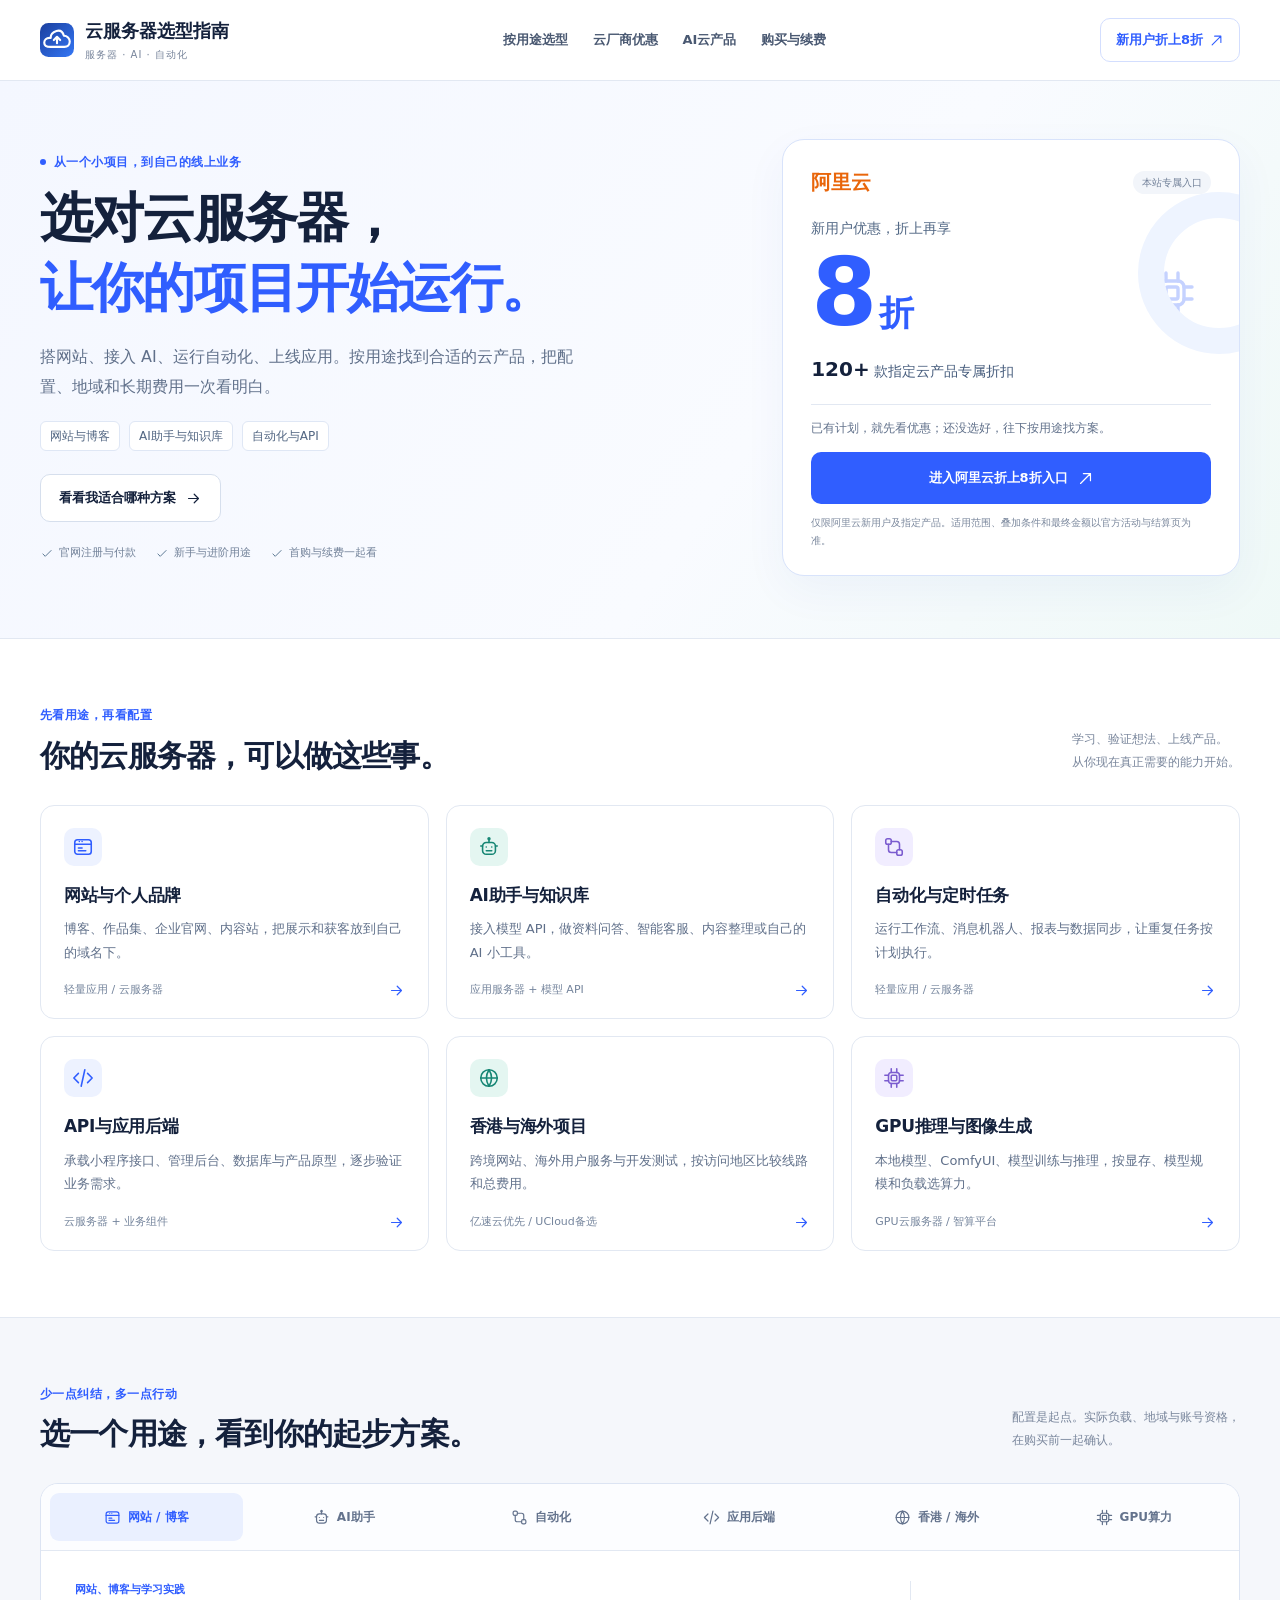
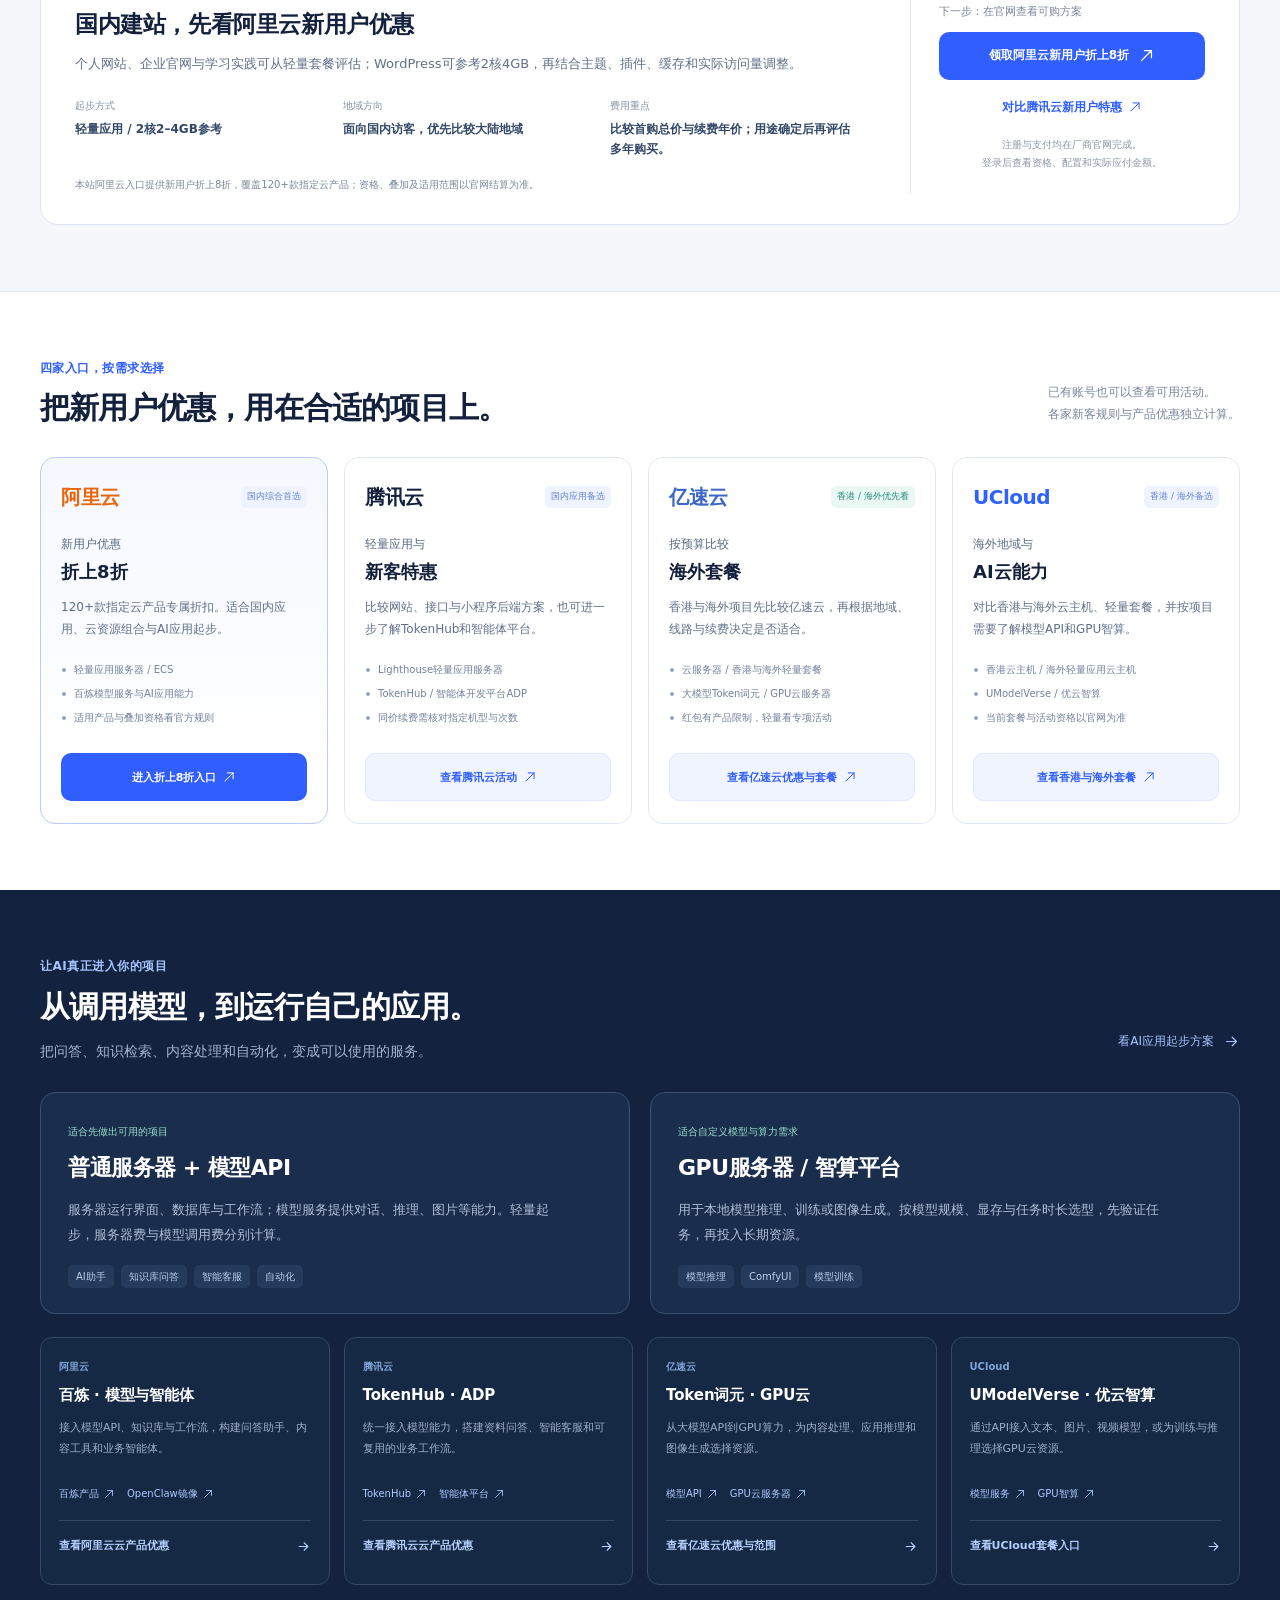
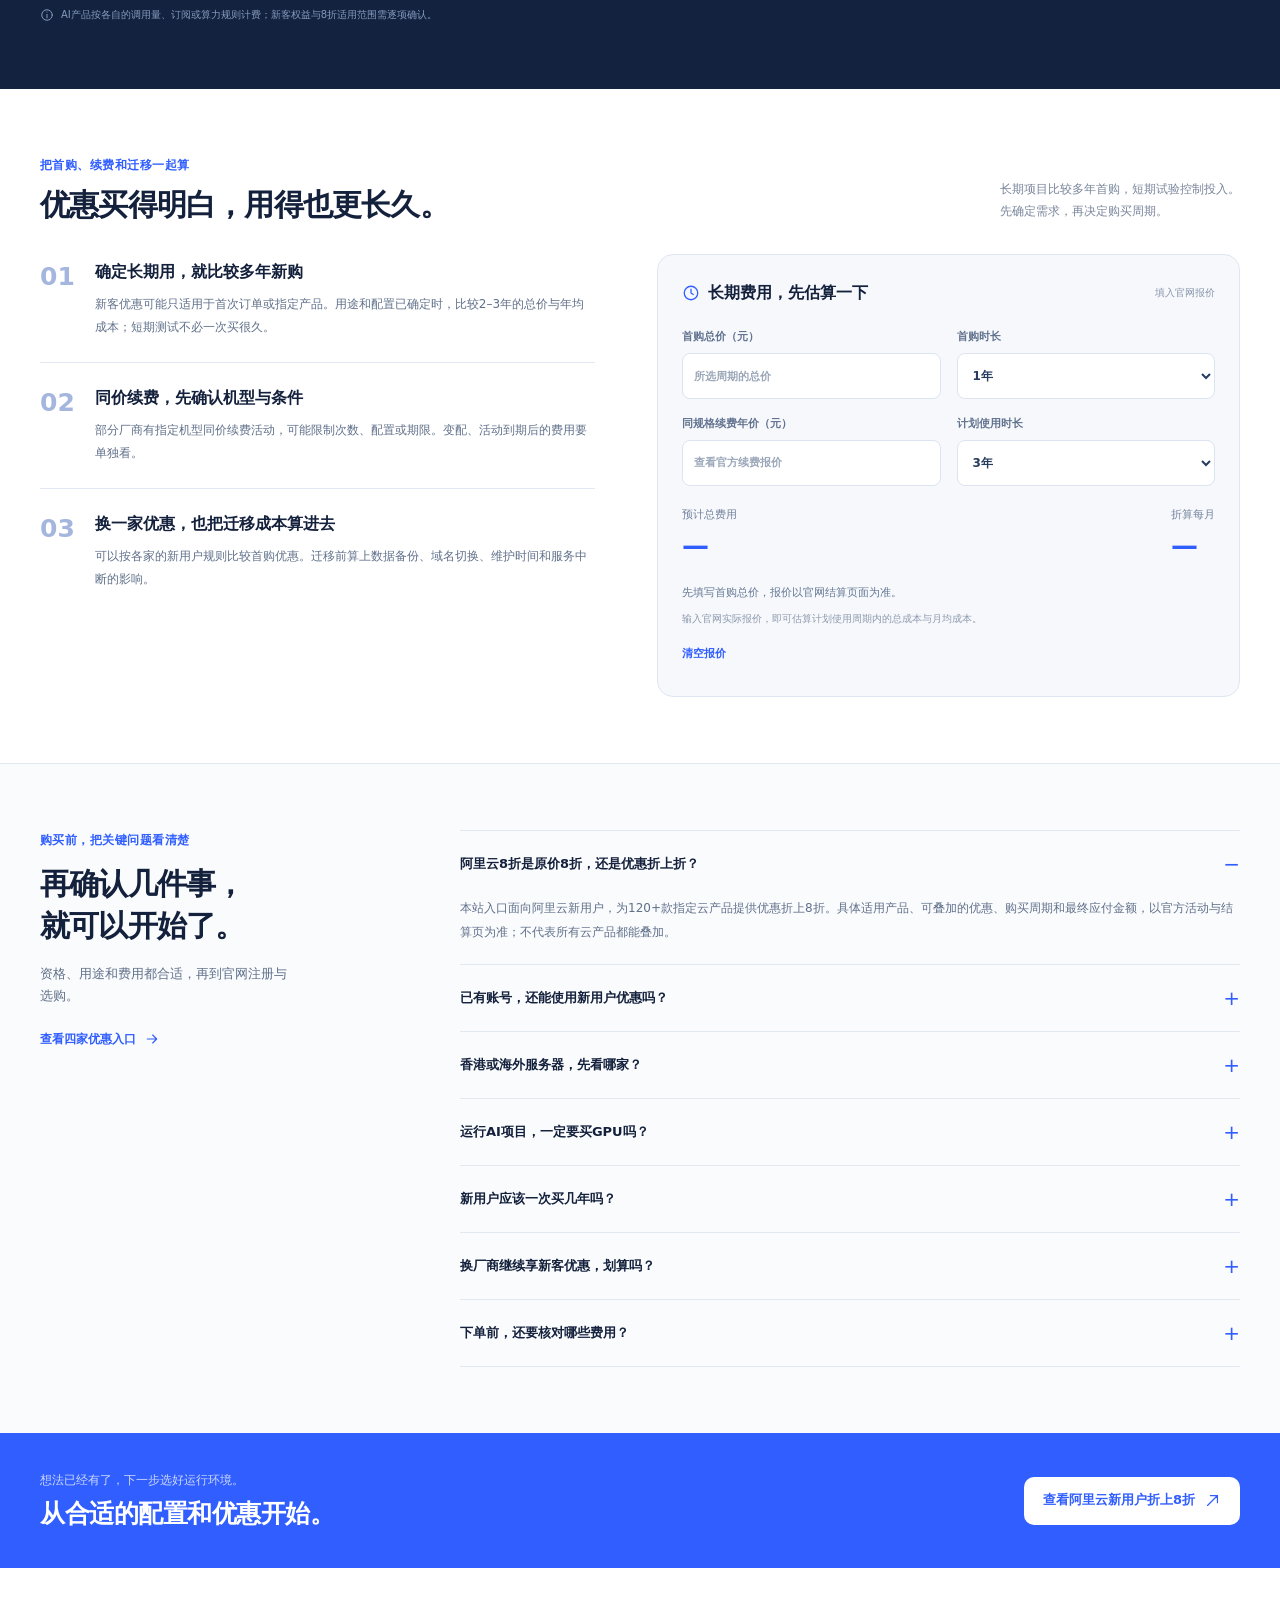
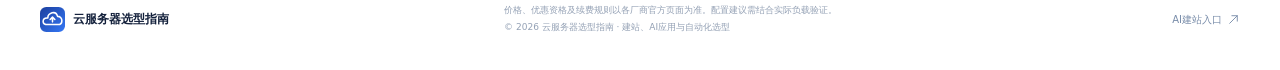
<file: index.html>
<!doctype html>
<html lang="zh-CN">
<head>
  <meta charset="utf-8">
  <meta name="viewport" content="width=device-width, initial-scale=1">
  <meta name="description" content="云服务器、轻量应用服务器与AI云产品选型。阿里云新用户120+款指定云产品优惠折上8折，腾讯云、亿速云、UCloud优惠入口，按用途、地域和长期费用选择。">
  <meta name="theme-color" content="#305eff">
  <meta name="color-scheme" content="light">
  <title>云服务器与AI云产品选型 · 阿里云新用户折上8折</title>
  <link rel="icon" href="assets/favicon.ico" sizes="16x16 32x32 48x48">
  <link rel="icon" href="assets/favicon.svg" type="image/svg+xml" sizes="any">
  <link rel="apple-touch-icon" href="assets/apple-touch-icon.png" sizes="180x180">
  <link rel="stylesheet" href="site.css">
  <script src="site.js" defer></script>
</head>
<body>
  <svg aria-hidden="true" focusable="false" class="icon-defs" xmlns="http://www.w3.org/2000/svg" aria-hidden="true"><defs>
    <symbol id="i-arrow" viewBox="0 0 24 24"><path d="M5 12h14m-6-6 6 6-6 6"/></symbol>
    <symbol id="i-external" viewBox="0 0 24 24"><path d="M9 5h10v10m0-10L5 19"/></symbol>
    <symbol id="i-web" viewBox="0 0 24 24"><rect x="3" y="4" width="18" height="16" rx="3"/><path d="M3 9h18m-13-3h.01m3 0h.01M7 13h4m-4 3h8"/></symbol>
    <symbol id="i-ai" viewBox="0 0 24 24"><rect x="5" y="7" width="14" height="13" rx="4"/><path d="M12 3v4m-9 4h2m14 0h2M9 12h.01m6 0h.01m-6 4h6"/><circle cx="12" cy="3" r="1"/></symbol>
    <symbol id="i-work" viewBox="0 0 24 24"><rect x="3" y="3" width="6" height="6" rx="2"/><rect x="15" y="15" width="6" height="6" rx="2"/><path d="M9 6h6a3 3 0 0 1 3 3v6M6 9v6a3 3 0 0 0 3 3h6"/></symbol>
    <symbol id="i-api" viewBox="0 0 24 24"><path d="m7 7-5 5 5 5m10-10 5 5-5 5m-3-14-4 18"/></symbol>
    <symbol id="i-globe" viewBox="0 0 24 24"><circle cx="12" cy="12" r="9"/><path d="M3 12h18M12 3a17 17 0 0 1 0 18 17 17 0 0 1 0-18"/></symbol>
    <symbol id="i-chip" viewBox="0 0 24 24"><rect x="6" y="6" width="12" height="12" rx="3"/><rect x="9" y="9" width="6" height="6" rx="1"/><path d="M9 2v4m6-4v4m-6 12v4m6-4v4M2 9h4m-4 6h4m12-6h4m-4 6h4"/></symbol>
    <symbol id="i-check" viewBox="0 0 24 24"><path d="m5 12 4 4L19 6"/></symbol>
    <symbol id="i-info" viewBox="0 0 24 24"><circle cx="12" cy="12" r="9"/><path d="M12 11v6m0-10h.01"/></symbol>
    <symbol id="i-clock" viewBox="0 0 24 24"><circle cx="12" cy="12" r="9"/><path d="M12 7v5l3 2"/></symbol>
    <symbol id="i-shield" viewBox="0 0 24 24"><path d="m12 3 8 3v6c0 4-5 8-8 9-3-1-8-5-8-9V6l8-3Z"/><path d="m8 12 3 3 5-6"/></symbol>
  </defs></svg>
  <a class="skip-link" href="#main">跳到主要内容</a>
  <header class="header">
    <div class="container header-inner">
      <a class="brand" href="#main" aria-label="云服务器选型指南首页"><img src="assets/favicon.svg" alt="" width="34" height="34"><span>云服务器选型指南<small>服务器 · AI · 自动化</small></span></a>
      <nav class="navigation" aria-label="主导航"><a href="#choose">按用途选型</a><a href="#vendors">云厂商优惠</a><a href="#ai">AI云产品</a><a href="#cost">购买与续费</a></nav>
      <a class="header-offer" href="https://www.aliyun.com/minisite/goods?userCode=xbifxhv7" target="_blank" rel="noopener sponsored">新用户折上8折 <svg aria-hidden="true" focusable="false" class="icon"><use href="#i-external"/></svg></a>
    </div>
  </header>
  <main id="main">
    <section class="hero-section" aria-labelledby="hero-title">
      <div class="container hero">
        <div class="hero-copy">
          <p class="eyebrow"><span class="status-dot"></span>从一个小项目，到自己的线上业务</p>
          <h1 id="hero-title">选对云服务器，<span>让你的项目开始运行。</span></h1>
          <p class="hero-description">搭网站、接入 AI、运行自动化、上线应用。按用途找到合适的云产品，把配置、地域和长期费用一次看明白。</p>
          <div class="hero-tags"><span>网站与博客</span><span>AI助手与知识库</span><span>自动化与API</span></div>
          <a class="button button-outline" href="#choose">看看我适合哪种方案 <svg aria-hidden="true" focusable="false" class="icon"><use href="#i-arrow"/></svg></a>
          <div class="hero-points"><span><svg aria-hidden="true" focusable="false" class="icon"><use href="#i-check"/></svg>官网注册与付款</span><span><svg aria-hidden="true" focusable="false" class="icon"><use href="#i-check"/></svg>新手与进阶用途</span><span><svg aria-hidden="true" focusable="false" class="icon"><use href="#i-check"/></svg>首购与续费一起看</span></div>
        </div>
        <aside class="offer-card" aria-labelledby="offer-title">
          <div class="offer-heading"><span class="aliyun-word">阿里云</span><span class="offer-chip">本站专属入口</span></div>
          <p class="offer-subtitle" id="offer-title">新用户优惠，折上再享</p>
          <div class="offer-number"><strong>8</strong><span>折</span><svg aria-hidden="true" focusable="false" class="offer-spark icon"><use href="#i-chip"/></svg></div>
          <p class="offer-coverage"><strong>120+</strong> 款指定云产品专属折扣</p>
          <div class="offer-divider"></div>
          <p class="offer-detail">已有计划，就先看优惠；还没选好，往下按用途找方案。</p>
          <a class="button button-primary offer-cta" href="https://www.aliyun.com/minisite/goods?userCode=xbifxhv7" target="_blank" rel="noopener sponsored">进入阿里云折上8折入口 <svg aria-hidden="true" focusable="false" class="icon"><use href="#i-external"/></svg></a>
          <p class="offer-condition">仅限阿里云新用户及指定产品。适用范围、叠加条件和最终金额以官方活动与结算页为准。</p>
        </aside>
      </div>
    </section>

    <section class="section use-section" aria-labelledby="uses-heading">
      <div class="container">
        <div class="section-heading"><div><p class="eyebrow">先看用途，再看配置</p><h2 id="uses-heading">你的云服务器，可以做这些事。</h2></div><p class="section-aside">学习、验证想法、上线产品。<br>从你现在真正需要的能力开始。</p></div>
        <div class="use-grid">
          <a class="use-card" href="#choose" data-jump-intent="web"><span class="use-icon"><svg aria-hidden="true" focusable="false" class="icon"><use href="#i-web"/></svg></span><h3>网站与个人品牌</h3><p>博客、作品集、企业官网、内容站，把展示和获客放到自己的域名下。</p><span class="use-bottom">轻量应用 / 云服务器 <svg aria-hidden="true" focusable="false" class="icon"><use href="#i-arrow"/></svg></span></a>
          <a class="use-card" href="#choose" data-jump-intent="ai"><span class="use-icon mint"><svg aria-hidden="true" focusable="false" class="icon"><use href="#i-ai"/></svg></span><h3>AI助手与知识库</h3><p>接入模型 API，做资料问答、智能客服、内容整理或自己的 AI 小工具。</p><span class="use-bottom">应用服务器 + 模型 API <svg aria-hidden="true" focusable="false" class="icon"><use href="#i-arrow"/></svg></span></a>
          <a class="use-card" href="#choose" data-jump-intent="automation"><span class="use-icon lavender"><svg aria-hidden="true" focusable="false" class="icon"><use href="#i-work"/></svg></span><h3>自动化与定时任务</h3><p>运行工作流、消息机器人、报表与数据同步，让重复任务按计划执行。</p><span class="use-bottom">轻量应用 / 云服务器 <svg aria-hidden="true" focusable="false" class="icon"><use href="#i-arrow"/></svg></span></a>
          <a class="use-card" href="#choose" data-jump-intent="api"><span class="use-icon"><svg aria-hidden="true" focusable="false" class="icon"><use href="#i-api"/></svg></span><h3>API与应用后端</h3><p>承载小程序接口、管理后台、数据库与产品原型，逐步验证业务需求。</p><span class="use-bottom">云服务器 + 业务组件 <svg aria-hidden="true" focusable="false" class="icon"><use href="#i-arrow"/></svg></span></a>
          <a class="use-card" href="#choose" data-jump-intent="global"><span class="use-icon mint"><svg aria-hidden="true" focusable="false" class="icon"><use href="#i-globe"/></svg></span><h3>香港与海外项目</h3><p>跨境网站、海外用户服务与开发测试，按访问地区比较线路和总费用。</p><span class="use-bottom">亿速云优先 / UCloud备选 <svg aria-hidden="true" focusable="false" class="icon"><use href="#i-arrow"/></svg></span></a>
          <a class="use-card" href="#choose" data-jump-intent="gpu"><span class="use-icon lavender"><svg aria-hidden="true" focusable="false" class="icon"><use href="#i-chip"/></svg></span><h3>GPU推理与图像生成</h3><p>本地模型、ComfyUI、模型训练与推理，按显存、模型规模和负载选算力。</p><span class="use-bottom">GPU云服务器 / 智算平台 <svg aria-hidden="true" focusable="false" class="icon"><use href="#i-arrow"/></svg></span></a>
        </div>
      </div>
    </section>

    <section class="section choose-section" id="choose" aria-labelledby="choose-heading">
      <div class="container">
        <div class="section-heading"><div><p class="eyebrow">少一点纠结，多一点行动</p><h2 id="choose-heading">选一个用途，看到你的起步方案。</h2></div><p class="section-aside">配置是起点。实际负载、地域与账号资格，<br>在购买前一起确认。</p></div>
        <div class="chooser">
          <div id="intent-controls" class="intent-controls" aria-label="选择项目用途" hidden>
            <button type="button" data-intent="web" aria-pressed="true"><svg aria-hidden="true" focusable="false" class="icon"><use href="#i-web"/></svg>网站 / 博客</button>
            <button type="button" data-intent="ai" aria-pressed="false"><svg aria-hidden="true" focusable="false" class="icon"><use href="#i-ai"/></svg>AI助手</button>
            <button type="button" data-intent="automation" aria-pressed="false"><svg aria-hidden="true" focusable="false" class="icon"><use href="#i-work"/></svg>自动化</button>
            <button type="button" data-intent="api" aria-pressed="false"><svg aria-hidden="true" focusable="false" class="icon"><use href="#i-api"/></svg>应用后端</button>
            <button type="button" data-intent="global" aria-pressed="false"><svg aria-hidden="true" focusable="false" class="icon"><use href="#i-globe"/></svg>香港 / 海外</button>
            <button type="button" data-intent="gpu" aria-pressed="false"><svg aria-hidden="true" focusable="false" class="icon"><use href="#i-chip"/></svg>GPU算力</button>
          </div>
          <noscript><p class="no-script">下方展示网站起步参考，也可直接查看各厂商入口和AI产品说明。</p></noscript>
          <div class="recommendation" aria-live="polite" aria-atomic="true">
            <div class="recommendation-copy"><p class="rec-kicker" id="rec-kicker">网站 / 博客 · 轻量业务</p><h3 id="rec-title">先看阿里云，腾讯云作为备选。</h3><p id="rec-fit">个人博客、展示站和小型网站，可先比较轻量应用服务器的打包套餐；复杂应用再按资源需求选择云服务器。</p>
              <div class="rec-facts"><div><span>起步方式</span><strong id="rec-stack">轻量应用 / 2核2–4GB参考</strong></div><div><span>地域方向</span><strong id="rec-region">靠近主要访问者</strong></div><div><span>费用重点</span><strong id="rec-cost">首购周期、续费与带宽</strong></div></div>
              <p class="rec-note" id="rec-note"><svg aria-hidden="true" focusable="false" class="icon"><use href="#i-info"/></svg>配置为参考，需结合程序、缓存和实际流量验证；公开建站先核对备案与接入条件。</p>
            </div>
            <div class="recommendation-action"><span class="rec-pick">下一步：在官网查看可购方案</span><a class="button button-primary" id="rec-main" href="https://www.aliyun.com/minisite/goods?userCode=xbifxhv7" target="_blank" rel="noopener sponsored"><span id="rec-main-label">查看阿里云新用户折上8折</span><svg aria-hidden="true" focusable="false" class="icon"><use href="#i-external"/></svg></a><a class="rec-alternative" id="rec-alt" href="https://cloud.tencent.com/act/cps/redirect?redirect=6544&amp;cps_key=8eb5bd7fecaebaa8c13d45dcda49294d&amp;from=console" target="_blank" rel="noopener sponsored"><span id="rec-alt-label">对比腾讯云新用户活动</span><svg aria-hidden="true" focusable="false" class="icon"><use href="#i-external"/></svg></a><p>注册与支付均在厂商官网完成。<br>登录后查看资格、配置和实际应付金额。</p></div>
          </div>
        </div>
      </div>
    </section>

    <section class="section vendors-section" id="vendors" aria-labelledby="vendors-heading">
      <div class="container">
        <div class="section-heading"><div><p class="eyebrow">四家入口，按需求选择</p><h2 id="vendors-heading">把新用户优惠，用在合适的项目上。</h2></div><p class="section-aside">已有账号也可以查看可用活动。<br>各家新客规则与产品优惠独立计算。</p></div>
        <div class="vendor-grid">
          <article class="vendor-card featured"><div class="vendor-top"><h3 class="vendor-name aliyun-word">阿里云</h3><span class="vendor-badge">国内综合首选</span></div><p class="vendor-value">新用户优惠 <strong>折上8折</strong></p><p class="vendor-description">120+款指定云产品专属折扣。适合国内应用、云资源组合与AI应用起步。</p><ul><li>轻量应用服务器 / ECS</li><li>百炼模型服务与AI应用能力</li><li>适用产品与叠加资格看官方规则</li></ul><a class="button button-primary" href="https://www.aliyun.com/minisite/goods?userCode=xbifxhv7" target="_blank" rel="noopener sponsored">进入折上8折入口 <svg aria-hidden="true" focusable="false" class="icon"><use href="#i-external"/></svg></a></article>
          <article class="vendor-card"><div class="vendor-top"><h3 class="vendor-name">腾讯云</h3><span class="vendor-badge">国内应用备选</span></div><p class="vendor-value">轻量应用与 <strong>新客特惠</strong></p><p class="vendor-description">比较网站、接口与小程序后端方案，也可进一步了解TokenHub和智能体平台。</p><ul><li>Lighthouse轻量应用服务器</li><li>TokenHub / 智能体开发平台ADP</li><li>同价续费需核对指定机型与次数</li></ul><a class="button button-soft" href="https://cloud.tencent.com/act/cps/redirect?redirect=6544&amp;cps_key=8eb5bd7fecaebaa8c13d45dcda49294d&amp;from=console" target="_blank" rel="noopener sponsored">查看腾讯云活动 <svg aria-hidden="true" focusable="false" class="icon"><use href="#i-external"/></svg></a></article>
          <article class="vendor-card"><div class="vendor-top"><h3 class="vendor-name yisu-word">亿速云</h3><span class="vendor-badge mint-badge">香港 / 海外优先看</span></div><p class="vendor-value">按预算比较 <strong>海外套餐</strong></p><p class="vendor-description">香港与海外项目先比较亿速云，再根据地域、线路与续费决定是否适合。</p><ul><li>云服务器 / 香港与海外轻量套餐</li><li>大模型Token词元 / GPU云服务器</li><li>红包有产品限制，轻量看专项活动</li></ul><a class="button button-soft" href="https://www.yisu.com/coupon?partner=RjIO6" target="_blank" rel="noopener sponsored">查看亿速云优惠与套餐 <svg aria-hidden="true" focusable="false" class="icon"><use href="#i-external"/></svg></a></article>
          <article class="vendor-card"><div class="vendor-top"><h3 class="vendor-name ucloud-word">UCloud</h3><span class="vendor-badge">香港 / 海外备选</span></div><p class="vendor-value">海外地域与 <strong>AI云能力</strong></p><p class="vendor-description">对比香港与海外云主机、轻量套餐，并按项目需要了解模型API和GPU智算。</p><ul><li>香港云主机 / 海外轻量应用云主机</li><li>UModelVerse / 优云智算</li><li>当前套餐与活动资格以官网为准</li></ul><a class="button button-soft" href="https://www.ucloud.cn/site/active/hk-global.html?cps_code=C1x43AB84293347" target="_blank" rel="noopener sponsored">查看香港与海外套餐 <svg aria-hidden="true" focusable="false" class="icon"><use href="#i-external"/></svg></a></article>
        </div>
      </div>
    </section>

    <section class="section ai-section" id="ai" aria-labelledby="ai-heading">
      <div class="container">
        <div class="section-heading"><div><p class="eyebrow">让AI真正进入你的项目</p><h2 id="ai-heading">从调用模型，到运行自己的应用。</h2><p class="section-description">把问答、知识检索、内容处理和自动化，变成可以使用的服务。</p></div><a class="ai-select-link" href="#choose" data-jump-intent="ai">看AI应用起步方案 <svg aria-hidden="true" focusable="false" class="icon"><use href="#i-arrow"/></svg></a></div>
        <div class="ai-routes"><article><span class="route-label">适合先做出可用的项目</span><h3>普通服务器 + 模型API</h3><p>服务器运行界面、数据库与工作流；模型服务提供对话、推理、图片等能力。轻量起步，服务器费与模型调用费分别计算。</p><div class="route-tags"><span>AI助手</span><span>知识库问答</span><span>智能客服</span><span>自动化</span></div></article><article><span class="route-label">适合自定义模型与算力需求</span><h3>GPU服务器 / 智算平台</h3><p>用于本地模型推理、训练或图像生成。按模型规模、显存与任务时长选型，先验证任务，再投入长期资源。</p><div class="route-tags"><span>模型推理</span><span>ComfyUI</span><span>模型训练</span></div></article></div>
        <div class="ai-product-grid">
          <article class="ai-product"><span class="product-vendor">阿里云</span><h3>百炼 · 模型与智能体</h3><p>接入模型API、知识库与工作流，构建问答助手、内容工具和业务智能体。</p><div class="product-links"><a href="https://www.aliyun.com/product/bailian" target="_blank" rel="noopener">百炼产品 <svg aria-hidden="true" focusable="false" class="icon"><use href="#i-external"/></svg></a><a href="https://www.aliyun.com/product/swas" target="_blank" rel="noopener">OpenClaw镜像 <svg aria-hidden="true" focusable="false" class="icon"><use href="#i-external"/></svg></a></div><a class="ai-offer" href="https://www.aliyun.com/minisite/goods?userCode=xbifxhv7" target="_blank" rel="noopener sponsored">查看阿里云云产品优惠<svg aria-hidden="true" focusable="false" class="icon"><use href="#i-arrow"/></svg></a></article>
          <article class="ai-product"><span class="product-vendor">腾讯云</span><h3>TokenHub · ADP</h3><p>统一接入模型能力，搭建资料问答、智能客服和可复用的业务工作流。</p><div class="product-links"><a href="https://cloud.tencent.com/product/tokenhub" target="_blank" rel="noopener">TokenHub <svg aria-hidden="true" focusable="false" class="icon"><use href="#i-external"/></svg></a><a href="https://cloud.tencent.com/product/adp?Is=home" target="_blank" rel="noopener">智能体平台 <svg aria-hidden="true" focusable="false" class="icon"><use href="#i-external"/></svg></a></div><a class="ai-offer" href="https://cloud.tencent.com/act/cps/redirect?redirect=6544&amp;cps_key=8eb5bd7fecaebaa8c13d45dcda49294d&amp;from=console" target="_blank" rel="noopener sponsored">查看腾讯云云产品优惠<svg aria-hidden="true" focusable="false" class="icon"><use href="#i-arrow"/></svg></a></article>
          <article class="ai-product"><span class="product-vendor">亿速云</span><h3>Token词元 · GPU云</h3><p>从大模型API到GPU算力，为内容处理、应用推理和图像生成选择资源。</p><div class="product-links"><a href="https://www.yisu.com/token/" target="_blank" rel="noopener">模型API <svg aria-hidden="true" focusable="false" class="icon"><use href="#i-external"/></svg></a><a href="https://www.yisu.com/gpu/" target="_blank" rel="noopener">GPU云服务器 <svg aria-hidden="true" focusable="false" class="icon"><use href="#i-external"/></svg></a></div><a class="ai-offer" href="https://www.yisu.com/coupon?partner=RjIO6" target="_blank" rel="noopener sponsored">查看亿速云优惠与范围<svg aria-hidden="true" focusable="false" class="icon"><use href="#i-arrow"/></svg></a></article>
          <article class="ai-product"><span class="product-vendor">UCloud</span><h3>UModelVerse · 优云智算</h3><p>通过API接入文本、图片、视频模型，或为训练与推理选择GPU云资源。</p><div class="product-links"><a href="https://www.ucloud.cn/site/product/modelverse.html" target="_blank" rel="noopener">模型服务 <svg aria-hidden="true" focusable="false" class="icon"><use href="#i-external"/></svg></a><a href="https://www.compshare.cn/" target="_blank" rel="noopener">GPU智算 <svg aria-hidden="true" focusable="false" class="icon"><use href="#i-external"/></svg></a></div><a class="ai-offer" href="https://www.ucloud.cn/site/active/hk-global.html?cps_code=C1x43AB84293347" target="_blank" rel="noopener sponsored">查看UCloud套餐入口<svg aria-hidden="true" focusable="false" class="icon"><use href="#i-arrow"/></svg></a></article>
        </div>
        <p class="ai-footnote"><svg aria-hidden="true" focusable="false" class="icon"><use href="#i-info"/></svg>AI产品按各自的调用量、订阅或算力规则计费；新客权益与8折适用范围需逐项确认。</p>
      </div>
    </section>

    <section class="section cost-section" id="cost" aria-labelledby="cost-heading">
      <div class="container">
        <div class="section-heading"><div><p class="eyebrow">把首购、续费和迁移一起算</p><h2 id="cost-heading">优惠买得明白，用得也更长久。</h2></div><p class="section-aside">长期项目比较多年首购，短期试验控制投入。<br>先确定需求，再决定购买周期。</p></div>
        <div class="cost-layout">
          <div class="buy-notes"><article><span>01</span><div><h3>确定长期用，就比较多年新购</h3><p>新客优惠可能只适用于首次订单或指定产品。用途和配置已确定时，比较2–3年的总价与年均成本；短期测试不必一次买很久。</p></div></article><article><span>02</span><div><h3>同价续费，先确认机型与条件</h3><p>部分厂商有指定机型同价续费活动，可能限制次数、配置或期限。变配、活动到期后的费用要单独看。</p></div></article><article><span>03</span><div><h3>换一家优惠，也把迁移成本算进去</h3><p>可以按各家的新用户规则比较首购优惠。迁移前算上数据备份、域名切换、维护时间和服务中断的影响。</p></div></article></div>
          <div class="cost-calculator"><div class="calculator-head"><svg aria-hidden="true" focusable="false" class="icon"><use href="#i-clock"/></svg><h3>长期费用，先估算一下</h3><span>填入官网报价</span></div>
            <form id="cost-form"><div class="cost-inputs"><label for="first-price">首购总价（元）<input id="first-price" name="first-price" type="number" min="0" step="0.01" inputmode="decimal" placeholder="所选周期的总价"></label><label for="first-months">首购时长<select id="first-months" name="first-months"><option value="1">1个月</option><option value="12" selected>1年</option><option value="24">2年</option><option value="36">3年</option><option value="60">5年</option></select></label><label for="renew-price">同规格续费年价（元）<input id="renew-price" name="renew-price" type="number" min="0" step="0.01" inputmode="decimal" placeholder="查看官方续费报价"></label><label for="use-months">计划使用时长<select id="use-months" name="use-months"><option value="12">1年</option><option value="24">2年</option><option value="36" selected>3年</option><option value="60">5年</option></select></label></div>
              <div class="cost-result" aria-live="polite"><div><span>预计总费用</span><strong id="cost-total">—</strong></div><div><span>折算每月</span><strong id="cost-monthly">—</strong></div></div><p class="cost-status" id="cost-status">填入首购与续费报价，查看计划周期内的费用估算。</p><p class="cost-explain" id="cost-explain">续费按年价折算，未计域名、备份、流量、模型API等额外费用。</p><button type="reset" class="calculator-reset">清空报价</button>
            </form>
            <noscript><p class="no-script">费用参考：首购总价 + 首购期之后的续费。需要启用JavaScript才能自动计算。</p></noscript>
          </div>
        </div>
      </div>
    </section>

    <section class="section faq-section" id="faq" aria-labelledby="faq-heading">
      <div class="container faq-layout"><div class="faq-intro"><p class="eyebrow">购买前，把关键问题看清楚</p><h2 id="faq-heading">再确认几件事，<br>就可以开始了。</h2><p>资格、用途和费用都合适，再到官网注册与选购。</p><a href="#vendors" class="text-link">查看四家优惠入口 <svg aria-hidden="true" focusable="false" class="icon"><use href="#i-arrow"/></svg></a></div><div class="faq-list">
        <details open><summary>阿里云8折是原价8折，还是优惠折上折？</summary><p>本站入口面向阿里云新用户，为120+款指定云产品提供优惠折上8折。具体适用产品、可叠加的优惠、购买周期和最终应付金额，以官方活动与结算页为准；不代表所有云产品都能叠加。</p></details>
        <details><summary>已有账号，还能使用新用户优惠吗？</summary><p>“新用户”可能按账号、首次购买记录或指定产品判断，各家规则不同。已有账号可以登录活动页面看实际资格，不把未登录展示价当作所有人都适用的价格。</p></details>
        <details><summary>香港或海外服务器，先看哪家？</summary><p>以预算为先时，本站建议先比较亿速云，再对照UCloud的地域、线路、带宽与续费。套餐是否划算要用同一配置和购买时长的实付总价判断。亿速云优惠券有适用范围，轻量服务器请核对专项活动。</p></details>
        <details><summary>运行AI项目，一定要买GPU吗？</summary><p>调用模型API的问答、知识库或自动化应用，通常可用普通服务器运行应用端；本地运行较大模型、训练或高负载图像生成，应按模型规模选择GPU和显存。服务器和模型API费用分开计算。</p></details>
        <details><summary>新用户应该一次买几年吗？</summary><p>用途稳定、配置适合长期运行时，可以比较多年首购价格和续费总成本。仍在学习或验证的项目，先选择能承受的投入与周期。可购年限、新客资格和续费政策按产品活动判断。</p></details>
        <details><summary>换厂商继续享新客优惠，划算吗？</summary><p>先确认你在目标厂商符合新客规则，再比较优惠差额和迁移成本。已有业务还需要评估备份、数据库迁移、域名切换及维护时间；优惠差额较小时，稳定运行也有价值。</p></details>
        <details><summary>下单前，还要核对哪些费用？</summary><p>看清公网带宽、流量包、磁盘、备份、域名与模型调用费用。按量资源关机是否继续收费，需要按产品规则判断；测试结束时确认不再需要的实例及附带资源已按官方流程释放。</p></details>
      </div></div>
    </section>

    <section class="final-section"><div class="container final-inner"><div><p>想法已经有了，下一步选好运行环境。</p><h2>从合适的配置和优惠开始。</h2></div><a class="button button-white" href="https://www.aliyun.com/minisite/goods?userCode=xbifxhv7" target="_blank" rel="noopener sponsored">查看阿里云新用户折上8折 <svg aria-hidden="true" focusable="false" class="icon"><use href="#i-external"/></svg></a></div></section>
  </main>
  <footer class="footer"><div class="container footer-inner"><a class="footer-brand" href="#main"><img src="assets/favicon.svg" alt="" width="25" height="25">云服务器选型指南</a><p>价格、优惠资格及续费规则以各厂商官方页面为准。配置建议需结合实际负载验证。<br>© 2026 云服务器选型指南 · 建站、AI应用与自动化选型</p><a href="https://wanwang.aliyun.com/website/xiaozhi?source=5176.29345612&amp;userCode=xbifxhv7" target="_blank" rel="noopener sponsored">AI建站入口 <svg aria-hidden="true" focusable="false" class="icon"><use href="#i-external"/></svg></a></div></footer>
  <div class="mobile-bar"><div><strong id="mobile-title">阿里云新用户折上8折</strong><span id="mobile-extra">120+款指定云产品</span></div><a id="mobile-link" href="https://www.aliyun.com/minisite/goods?userCode=xbifxhv7" target="_blank" rel="noopener sponsored"><span id="mobile-label">打开优惠入口</span><svg aria-hidden="true" focusable="false" class="icon"><use href="#i-external"/></svg></a></div>
  <script>
    // Preserve the original site's analytics on its configured domain; local previews do not report visits.
    if (location.hostname === 'syunz.com' || location.hostname.endsWith('.syunz.com')) {
      const beacon = document.createElement('script');
      beacon.type = 'module';
      beacon.src = 'https://static.cloudflareinsights.com/beacon.min.js';
      beacon.setAttribute('data-cf-beacon', '{"token":"05a7670069fa4d28ab4ac2f74f177b85","spa":false}');
      document.body.appendChild(beacon);
    }
  </script>
</body>
</html>
</file>
<file: site.css>
:root{--blue:#305eff;--blue-dark:#244ce2;--ink:#14213c;--muted:#60708a;--line:#e2e8f2;--soft:#f5f7fb;--mint:#d8f4ed;--radius:20px;--container:1200px}
*{box-sizing:border-box}html{scroll-padding-top:96px}body{margin:0;background:#fff;color:var(--ink);font-family:system-ui,-apple-system,"Segoe UI","PingFang SC","Microsoft YaHei",sans-serif;font-size:15px;line-height:1.7;-webkit-font-smoothing:antialiased}a{color:inherit;text-decoration:none}button,input,select{font:inherit}button,a,summary{-webkit-tap-highlight-color:transparent}button{cursor:pointer}img{display:block;max-width:100%}a:focus-visible,button:focus-visible,summary:focus-visible,input:focus-visible,select:focus-visible{outline:3px solid #81a0ff;outline-offset:4px}[hidden]{display:none!important}.icon-defs{position:absolute;width:0;height:0;overflow:hidden}.icon{width:20px;height:20px;fill:none;stroke:currentColor;stroke-width:1.7;stroke-linecap:round;stroke-linejoin:round;flex-shrink:0}.container{width:min(var(--container),calc(100% - 48px));margin-inline:auto}.skip-link{position:fixed;top:-90px;left:12px;padding:12px 20px;background:var(--ink);color:#fff;border-radius:8px;z-index:100}.skip-link:focus{top:10px}
.header{position:sticky;top:0;z-index:40;background:#fff;border-bottom:1px solid var(--line)}.header-inner{height:80px;display:flex;align-items:center;justify-content:space-between;gap:28px}.brand{display:flex;align-items:center;gap:11px;font-weight:800;font-size:18px;line-height:1.3;white-space:nowrap}.brand small{display:block;font-size:10px;color:#78859b;letter-spacing:1px;font-weight:500;margin-top:5px}.navigation{display:flex;gap:25px;color:#4a5972;font-weight:650;font-size:13px}.navigation a{display:flex;align-items:center;min-height:44px}.navigation a:hover{color:var(--blue)}.header-offer{display:flex;align-items:center;justify-content:center;min-height:44px;gap:6px;padding:10px 15px;border:1px solid #d3defe;border-radius:10px;color:var(--blue);font-size:13px;font-weight:750;white-space:nowrap}.header-offer .icon{width:15px;height:15px}
.hero-section{background:linear-gradient(125deg,#f4f7ff 0%,#f9fbff 60%,#eff9f7 100%);border-bottom:1px solid var(--line)}.hero{display:grid;grid-template-columns:minmax(0,1.22fr) minmax(340px,.85fr);gap:85px;align-items:center;padding:58px 0 62px}.eyebrow{color:var(--blue);font-size:12px;font-weight:750;letter-spacing:.04em;margin:0 0 12px;display:flex;align-items:center;gap:8px}.status-dot{width:6px;height:6px;border-radius:50%;background:var(--blue)}h1{font-size:clamp(38px,4.2vw,53px);line-height:1.23;letter-spacing:-1.8px;margin:0;font-weight:850}h1 span{display:block;color:var(--blue);margin-top:5px}.hero-description{font-size:16px;color:var(--muted);max-width:560px;line-height:1.9;margin:22px 0 18px}.hero-tags{display:flex;flex-wrap:wrap;gap:9px;margin-bottom:23px}.hero-tags span{font-size:12px;color:#536783;background:#fff;border:1px solid #dfe7f5;border-radius:6px;padding:4px 9px}.button{min-height:48px;display:inline-flex;align-items:center;justify-content:center;gap:9px;border-radius:10px;padding:11px 18px;font-size:13px;font-weight:750;text-align:center;line-height:1.6;border:1px solid transparent;transition:background-color .15s,border-color .15s}.button .icon{width:17px;height:17px}.button-primary{background:var(--blue);color:#fff}.button-primary:hover{background:var(--blue-dark)}.button-outline{background:#fff;color:var(--ink);border-color:#d6dfed}.button-outline:hover{border-color:#a0b5fb;color:var(--blue)}.button-soft{background:#f0f4ff;color:var(--blue);border-color:#e1e8ff}.button-soft:hover{background:#e7eeff}.hero-points{display:flex;flex-wrap:wrap;gap:19px;color:#708098;font-size:11px;margin-top:22px}.hero-points span{display:flex;align-items:center;gap:5px}.hero-points .icon{width:14px;height:14px;color:#5b7892}
.offer-card{position:relative;overflow:hidden;background:#fff;border:1px solid #d8e3fb;border-radius:22px;padding:25px 28px;box-shadow:0 15px 45px #193eab0c}.offer-card::after{content:"";position:absolute;width:110px;height:110px;border:26px solid #eef4ff;border-radius:50%;right:-61px;top:52px;pointer-events:none}.offer-heading{display:flex;align-items:center;justify-content:space-between;gap:12px}.aliyun-word{color:#e9660b}.offer-heading .aliyun-word{font-weight:800;font-size:20px}.offer-chip{background:#f2f5fa;color:#728199;padding:3px 9px;border-radius:20px;font-size:10px}.offer-subtitle{font-size:14px;color:#526885;margin:18px 0 0}.offer-number{display:flex;align-items:baseline;gap:8px;color:var(--blue);line-height:1.05;margin:2px 0 9px;position:relative}.offer-number strong{font-size:95px;font-weight:850;letter-spacing:-6px}.offer-number>span{font-size:35px;font-weight:750}.offer-spark{color:#c5d2ff;width:48px;height:48px;margin-left:auto;align-self:center;margin-right:15px}.offer-coverage{margin:0;color:#475d7d;font-size:14px}.offer-coverage strong{color:var(--ink);font-size:20px}.offer-divider{height:1px;background:var(--line);margin:18px 0 13px}.offer-detail{font-size:12px;color:var(--muted);line-height:1.8;margin:0 0 13px}.offer-cta{width:100%;min-height:52px}.offer-condition{font-size:10px;color:#7b889d;margin:10px 0 0;line-height:1.8}
.section{padding:66px 0}.section-heading{display:flex;align-items:flex-end;justify-content:space-between;gap:40px;margin-bottom:28px}.section-heading .eyebrow{margin-bottom:9px}h2{font-size:30px;line-height:1.4;letter-spacing:-.8px;margin:0;font-weight:800}.section-aside{color:#78859b;font-size:12px;line-height:1.9;margin:0 0 3px}.section-description{color:var(--muted);font-size:14px;margin:12px 0 0}.use-grid{display:grid;grid-template-columns:repeat(3,1fr);gap:17px}.use-card{display:block;border:1px solid var(--line);border-radius:14px;padding:22px 23px 18px;background:#fff;transition:border-color .15s,background-color .15s}.use-card:hover{border-color:#a9bcff;background:#fbfcff}.use-icon{width:38px;height:38px;display:grid;place-items:center;background:#edf2ff;color:var(--blue);border-radius:10px;margin-bottom:15px}.use-icon.mint{background:#e4f6f1;color:#168674}.use-icon.lavender{background:#f1edff;color:#7b5ccf}.use-icon .icon{width:22px;height:22px}.use-card h3{font-size:17px;letter-spacing:-.3px;margin:0 0 8px}.use-card p{color:var(--muted);font-size:13px;line-height:1.8;margin:0 0 17px;min-height:47px}.use-bottom{display:flex;align-items:center;justify-content:space-between;gap:12px;color:#74849c;font-size:11px}.use-bottom .icon{color:var(--blue);width:17px;height:17px}
.choose-section{background:var(--soft);border-top:1px solid var(--line);border-bottom:1px solid var(--line)}.chooser{border:1px solid #dce4f3;background:#fff;border-radius:18px;overflow:hidden}.intent-controls{display:grid;grid-template-columns:repeat(6,1fr);padding:9px;gap:5px;border-bottom:1px solid var(--line);background:#fcfdff}.intent-controls button{display:flex;align-items:center;justify-content:center;gap:7px;min-height:48px;padding:8px 9px;border:0;background:transparent;color:#64738d;font-weight:650;font-size:12px;border-radius:9px}.intent-controls .icon{width:17px;height:17px}.intent-controls button[aria-pressed="true"]{background:#eaf0ff;color:var(--blue)}.intent-controls button:hover{color:var(--blue)}.recommendation{display:grid;grid-template-columns:minmax(0,1fr) 295px;gap:52px;padding:30px 34px}.rec-kicker{font-size:11px;color:var(--blue);margin:0 0 7px;font-weight:750}.recommendation h3{font-size:23px;line-height:1.5;letter-spacing:-.4px;margin:0 0 11px}.recommendation-copy>p:not(.rec-kicker):not(.rec-note){font-size:13px;line-height:1.9;color:var(--muted);margin:0}.rec-facts{display:grid;grid-template-columns:repeat(3,1fr);gap:20px;margin:20px 0 15px}.rec-facts span{display:block;font-size:10px;color:#8490a3;margin-bottom:5px}.rec-facts strong{display:block;font-size:12px;font-weight:700;color:#334967;line-height:1.7}.rec-note{display:flex;align-items:flex-start;gap:7px;color:#7a879b;font-size:10px;margin:0;line-height:1.9}.rec-note .icon{width:14px;height:14px;margin-top:2px}.recommendation-action{display:flex;flex-direction:column;justify-content:center;padding-left:28px;border-left:1px solid var(--line)}.rec-pick{color:#7a879b;font-size:11px;margin-bottom:10px}.recommendation-action .button{padding-inline:10px;font-size:12px}.rec-alternative{display:flex;align-items:center;justify-content:center;gap:6px;color:var(--blue);font-size:12px;font-weight:650;min-height:44px;margin-top:5px}.rec-alternative .icon{width:14px;height:14px}.recommendation-action p{color:#8a95a6;font-size:10px;line-height:1.8;margin:7px 0 0;text-align:center}.no-script{padding:10px 18px;font-size:12px;color:var(--muted)}
.vendor-grid{display:grid;grid-template-columns:repeat(4,minmax(0,1fr));gap:16px}.vendor-card{display:flex;flex-direction:column;padding:22px 20px;border:1px solid var(--line);border-radius:15px}.vendor-card.featured{border-color:#b9cbff;background:linear-gradient(180deg,#f5f8ff,#fff 85%)}.vendor-top{display:flex;align-items:center;justify-content:space-between;gap:8px;flex-wrap:wrap}.vendor-name{font-size:20px;margin:0;letter-spacing:-.5px}.vendor-badge{font-size:9px;padding:3px 6px;background:#eef3ff;color:#6382cf;border-radius:5px;white-space:nowrap}.mint-badge{background:#e9f8f3;color:#238974}.yisu-word{color:#3b67c8}.ucloud-word{color:#2f61ff}.vendor-value{font-size:12px;color:#586b86;margin:20px 0 9px}.vendor-value strong{color:var(--ink);font-size:18px;display:block;margin-top:2px}.vendor-description{font-size:12px;color:var(--muted);line-height:1.85;margin:0}.vendor-card ul{padding:0;margin:15px 0 21px;list-style:none;flex:1}.vendor-card li{position:relative;padding-left:13px;color:#71819a;font-size:10px;line-height:1.9;margin:5px 0}.vendor-card li::before{content:"";height:4px;width:4px;border-radius:50%;background:#91a4c4;position:absolute;left:1px;top:8px}.vendor-card .button{width:100%;padding:10px 6px;gap:6px;font-size:11px}.vendor-card .button .icon{width:14px;height:14px}
.ai-section{background:#12223f;color:#fff}.ai-section .eyebrow{color:#a6c4ff}.ai-section .section-description{color:#a4b5d0}.ai-select-link{display:flex;align-items:center;gap:9px;min-height:44px;font-size:12px;color:#a9c5ff;white-space:nowrap}.ai-select-link .icon{width:17px;height:17px}.ai-routes{display:grid;grid-template-columns:1fr 1fr;gap:20px;margin-bottom:23px}.ai-routes article{padding:25px 27px;border:1px solid #3c506f;background:#1a2d4c;border-radius:15px}.route-label{display:inline-block;font-size:10px;color:#9be2ce;border-radius:5px;margin-bottom:9px}.ai-routes h3{font-size:22px;letter-spacing:-.5px;margin:0 0 12px}.ai-routes p{font-size:13px;color:#b0bfd6;line-height:1.9;margin:0;max-width:490px}.route-tags{display:flex;flex-wrap:wrap;gap:7px;margin-top:18px}.route-tags span{background:#253b5d;color:#bbcee9;font-size:10px;padding:3px 8px;border-radius:5px}.ai-product-grid{display:grid;grid-template-columns:repeat(4,minmax(0,1fr));gap:14px}.ai-product{border:1px solid #334966;border-radius:12px;padding:20px 18px;background:#152844;display:flex;flex-direction:column}.product-vendor{font-size:10px;color:#83a6da;font-weight:650;margin-bottom:8px}.ai-product h3{font-size:15px;line-height:1.7;margin:0 0 9px;letter-spacing:-.1px}.ai-product p{font-size:11px;color:#9eafca;line-height:1.9;margin:0;flex:1}.product-links{display:flex;flex-wrap:wrap;gap:0 12px;margin-top:12px}.product-links a{display:flex;align-items:center;gap:4px;min-height:44px;color:#adcaff;font-size:10px}.product-links .icon{width:12px;height:12px}.ai-footnote{display:flex;align-items:flex-start;gap:7px;color:#859bbf;font-size:10px;margin:21px 0 0}.ai-footnote .icon{width:14px;height:14px;margin-top:2px}
.cost-layout{display:grid;grid-template-columns:1fr 1.05fr;gap:62px;align-items:start}.buy-notes article{display:flex;gap:20px;padding:4px 0 23px;margin-bottom:17px;border-bottom:1px solid var(--line)}.buy-notes article:last-child{border:0;margin-bottom:0;padding-bottom:0}.buy-notes article>span{color:#a5b6de;font-size:25px;font-weight:750;line-height:1.5}.buy-notes h3{font-size:16px;margin:0 0 8px}.buy-notes p{font-size:12px;color:var(--muted);line-height:1.9;margin:0}.cost-calculator{background:#f6f8fc;border:1px solid #dfe6f2;border-radius:16px;padding:24px}.calculator-head{display:flex;align-items:center;gap:8px;margin-bottom:22px}.calculator-head>.icon{color:var(--blue);width:18px;height:18px}.calculator-head h3{font-size:16px;margin:0}.calculator-head>span{font-size:10px;color:#8a96aa;margin-left:auto}.cost-inputs{display:grid;grid-template-columns:1fr 1fr;gap:16px}.cost-inputs label{font-size:11px;color:#62738f;font-weight:650}.cost-inputs input,.cost-inputs select{width:100%;min-height:46px;background:#fff;border:1px solid #dce4f1;border-radius:8px;padding:10px 11px;margin-top:6px;font-size:12px;color:#263d5e}.cost-inputs input::placeholder{color:#9ba7b9;font-size:11px}.cost-result{display:flex;justify-content:space-between;gap:24px;padding:20px 0 12px}.cost-result span{font-size:11px;color:#72829c;display:block}.cost-result strong{font-size:27px;color:var(--blue);line-height:1.6;font-weight:800}.cost-status{font-size:11px;color:#657893;margin:4px 0 0}.cost-explain{font-size:10px;color:#8d99ab;line-height:1.9;margin:7px 0 0}.calculator-reset{min-height:44px;background:transparent;border:0;padding:9px 0 0;color:var(--blue);font-size:11px;font-weight:650}
.faq-section{border-top:1px solid var(--line);background:#fafbfd}.faq-layout{display:grid;grid-template-columns:340px minmax(0,1fr);gap:80px}.faq-intro>p:not(.eyebrow){color:var(--muted);font-size:13px;margin:16px 0 10px;max-width:250px}.text-link{display:inline-flex;align-items:center;gap:8px;min-height:44px;color:var(--blue);font-size:12px;font-weight:700}.text-link .icon{width:16px;height:16px}.faq-list{border-top:1px solid var(--line)}details{border-bottom:1px solid var(--line)}summary{list-style:none;display:flex;align-items:center;justify-content:space-between;gap:18px;min-height:64px;font-size:13px;font-weight:650;cursor:pointer;padding:16px 0}summary::-webkit-details-marker{display:none}summary::after{content:"+";font-size:20px;color:var(--blue);font-weight:400}details[open] summary::after{content:"−"}details p{color:var(--muted);font-size:12px;line-height:1.95;margin:0 0 20px}.final-section{background:var(--blue);color:#fff;padding:37px 0}.final-inner{display:flex;justify-content:space-between;align-items:center;gap:35px}.final-inner p{font-size:12px;color:#ced9ff;margin:0 0 6px}.final-inner h2{font-size:25px;letter-spacing:-.5px}.button-white{color:var(--blue);background:#fff;white-space:nowrap}.button-white:hover{background:#f0f4ff}.footer{padding:29px 0;background:#fff}.footer-inner{display:flex;align-items:center;justify-content:space-between;gap:30px}.footer-brand{display:flex;align-items:center;gap:8px;font-size:12px;font-weight:750;white-space:nowrap}.footer-inner p{color:#93a0b4;font-size:9px;line-height:1.9;margin:0}.footer-inner>a:last-child{display:flex;align-items:center;gap:5px;font-size:10px;color:#788ca9;min-height:44px;white-space:nowrap}.footer-inner>a:last-child .icon{width:13px;height:13px}.mobile-bar{display:none}
@media(max-width:1100px){.header-inner{gap:18px}.navigation{gap:17px;font-size:12px}.brand{font-size:16px}.hero{gap:40px}.hero-description{font-size:15px}.vendor-grid{grid-template-columns:repeat(2,minmax(0,1fr))}.vendor-card{padding:25px}.vendor-card li{font-size:11px}.vendor-card .button{font-size:12px}.ai-product-grid{grid-template-columns:repeat(2,minmax(0,1fr))}.cost-layout{gap:32px}.faq-layout{grid-template-columns:290px minmax(0,1fr);gap:40px}.recommendation{gap:30px;padding:27px}}
@media(max-width:820px){.container{width:calc(100% - 36px)}.header-inner{height:65px;gap:12px}.brand{font-size:15px;gap:8px}.brand img{width:29px;height:29px}.brand small{font-size:9px;letter-spacing:.4px}.navigation{display:none}.header-offer{font-size:11px;padding:8px 10px;gap:3px}.header-offer .icon{width:13px;height:13px}.hero{grid-template-columns:1fr 1fr;gap:25px;padding:36px 0 40px}h1{font-size:35px;letter-spacing:-1.2px}.hero-description{font-size:13px;margin:17px 0 13px}.hero-tags{gap:6px;margin-bottom:17px}.hero-tags span{font-size:10px;padding:3px 7px}.hero-points{gap:7px 15px;font-size:10px;margin-top:17px}.offer-card{padding:21px}.offer-number strong{font-size:79px}.offer-number>span{font-size:30px}.offer-subtitle{margin-top:16px}.offer-condition{font-size:9px}.section{padding:44px 0}.section-heading{gap:20px;margin-bottom:23px}h2{font-size:25px}.section-aside{font-size:10px}.use-grid{grid-template-columns:repeat(2,minmax(0,1fr));gap:13px}.use-card{padding:19px 18px}.use-card h3{font-size:15px}.use-card p{font-size:12px}.use-bottom{font-size:10px}.intent-controls{grid-template-columns:repeat(3,minmax(0,1fr))}.recommendation{grid-template-columns:1fr;gap:20px;padding:24px}.recommendation-action{border-left:0;border-top:1px solid var(--line);padding:20px 0 0;display:grid;grid-template-columns:1fr 1fr;gap:0 15px}.rec-pick{grid-column:1/-1}.recommendation-action .button{font-size:12px}.rec-alternative{margin-top:0}.recommendation-action p{grid-column:1/-1;text-align:left}.ai-routes{gap:15px}.ai-routes article{padding:22px}.ai-routes h3{font-size:19px}.ai-routes p{font-size:12px}.cost-layout{grid-template-columns:1fr;gap:28px}.buy-notes{display:grid;grid-template-columns:repeat(3,minmax(0,1fr));gap:22px}.buy-notes article{display:block;border:0;margin:0;padding:0}.buy-notes article>span{display:block;font-size:22px;margin-bottom:9px}.buy-notes h3{font-size:14px}.buy-notes p{font-size:11px}.faq-layout{grid-template-columns:1fr;gap:22px}.faq-intro h2 br{display:none}.faq-intro>p:not(.eyebrow){max-width:none;font-size:12px;margin-top:9px}.faq-intro .text-link{display:none}.footer-inner{gap:20px;flex-wrap:wrap}.footer-inner p{order:3;flex-basis:100%}.footer{padding-bottom:103px}.mobile-bar{display:flex;justify-content:space-between;align-items:center;gap:14px;position:fixed;left:0;right:0;bottom:0;z-index:50;padding:10px 18px calc(10px + env(safe-area-inset-bottom,0px));background:#fff;border-top:1px solid #dce5f6;box-shadow:0 -3px 18px #16336708}.mobile-bar strong{display:block;font-size:12px;font-weight:750;line-height:1.6}.mobile-bar>div>span{display:block;font-size:10px;color:#8491a6;line-height:1.6}.mobile-bar a{display:flex;align-items:center;gap:6px;min-height:44px;background:var(--blue);color:#fff;padding:10px 14px;font-size:12px;font-weight:700;border-radius:9px;white-space:nowrap}.mobile-bar .icon{width:14px;height:14px}}
@media(max-width:600px){html{scroll-padding-top:82px}.container{width:calc(100% - 32px)}.brand{font-size:13px}.brand small{display:none}.header-inner{height:59px}.brand img{width:27px;height:27px}.header-offer{font-size:10px;padding:7px 8px}.hero{grid-template-columns:1fr;gap:24px;padding:26px 0 30px}.hero-copy .eyebrow{font-size:10px;margin-bottom:10px}h1{font-size:clamp(27px,7.9vw,39px);letter-spacing:-1px;line-height:1.25}h1 span{margin-top:3px}.hero-description{font-size:12px;margin-top:14px;line-height:1.85}.hero-tags{margin-bottom:14px}.hero-copy>.button{min-height:44px;font-size:12px;padding:9px 13px}.hero-points{display:none}.offer-card{padding:19px 20px;border-radius:17px}.offer-heading .aliyun-word{font-size:18px}.offer-subtitle{font-size:12px;margin-top:13px}.offer-number{margin:0 0 5px}.offer-number strong{font-size:78px}.offer-number>span{font-size:28px}.offer-spark{width:40px;height:40px;margin-right:15px}.offer-coverage{font-size:12px}.offer-coverage strong{font-size:18px}.offer-divider{margin:12px 0}.offer-detail{font-size:11px;line-height:1.7;margin-bottom:10px}.offer-cta{min-height:46px;font-size:12px}.offer-condition{font-size:9px;line-height:1.75;margin-top:8px}.section-heading{display:block}.section-aside{display:none}.section-heading .eyebrow{font-size:10px;margin-bottom:7px}h2{font-size:23px;letter-spacing:-.5px}.section{padding:37px 0}.use-grid{gap:11px}.use-card{padding:16px 13px 13px}.use-icon{width:33px;height:33px;margin-bottom:11px}.use-icon .icon{width:19px;height:19px}.use-card h3{font-size:14px;letter-spacing:-.2px}.use-card p{font-size:11px;line-height:1.85;margin-bottom:13px;min-height:60px}.use-bottom{font-size:9px;line-height:1.8;align-items:flex-end;gap:4px}.use-bottom .icon{width:14px;height:14px}.intent-controls{padding:7px;gap:4px}.intent-controls button{font-size:10px;min-height:44px;gap:5px;padding:7px 4px}.intent-controls .icon{width:15px;height:15px}.recommendation{padding:20px;gap:17px}.recommendation h3{font-size:20px;margin-bottom:10px}.recommendation-copy>p:not(.rec-kicker):not(.rec-note){font-size:12px}.rec-facts{grid-template-columns:1fr;gap:10px;margin:16px 0 13px}.rec-facts>div{display:grid;grid-template-columns:65px 1fr;gap:10px}.rec-facts span{margin:1px 0 0;font-size:10px}.rec-facts strong{font-size:11px}.rec-note{font-size:10px}.recommendation-action{grid-template-columns:1fr;padding-top:16px}.recommendation-action .button{min-height:46px;font-size:12px}.rec-alternative{font-size:11px}.recommendation-action p{margin-top:0;font-size:9px}.vendor-grid{grid-template-columns:1fr;gap:14px}.vendor-card{padding:23px}.vendor-top{flex-wrap:nowrap}.vendor-name{font-size:20px}.vendor-badge{font-size:10px}.vendor-value{margin:14px 0 8px}.vendor-value strong{display:inline;margin-left:3px;font-size:18px}.vendor-description{font-size:12px}.vendor-card ul{margin:11px 0 16px}.vendor-card li{font-size:11px;margin:2px 0}.vendor-card .button{font-size:12px;min-height:46px}.ai-section .section-description{font-size:12px}.ai-select-link{margin-top:9px;font-size:11px}.ai-routes{grid-template-columns:1fr;gap:14px;margin-bottom:18px}.ai-routes article{padding:21px}.ai-routes h3{font-size:19px}.ai-routes p{font-size:12px}.ai-product-grid{gap:11px}.ai-product{padding:17px 13px}.ai-product h3{font-size:13px;line-height:1.8}.ai-product p{font-size:10px}.product-links{gap:0 8px;margin-top:9px}.product-links a{font-size:9px}.ai-footnote{font-size:9px;line-height:1.9}.buy-notes{grid-template-columns:1fr;gap:22px}.buy-notes article{display:flex;gap:17px}.buy-notes article>span{font-size:23px}.buy-notes h3{font-size:15px}.buy-notes p{font-size:12px}.cost-calculator{padding:19px}.calculator-head{gap:6px;margin-bottom:17px;flex-wrap:wrap}.calculator-head h3{font-size:14px}.calculator-head>span{font-size:9px}.cost-inputs{gap:13px}.cost-inputs label{font-size:10px}.cost-inputs input,.cost-inputs select{font-size:11px;padding:9px}.cost-inputs input::placeholder{font-size:10px}.cost-result{gap:16px;padding-top:16px}.cost-result strong{font-size:25px}.cost-status{font-size:10px}.cost-explain{font-size:9px}.faq-intro>p:not(.eyebrow){font-size:11px}.faq-layout{gap:18px}summary{font-size:12px;min-height:60px;gap:14px}details p{font-size:11px}.final-inner{display:block}.final-inner h2{font-size:22px}.final-inner p{font-size:11px}.final-inner .button{margin-top:19px;min-height:46px;font-size:12px}.footer-inner{gap:15px}.footer-brand{font-size:11px}.footer-inner p{font-size:9px}.mobile-bar{padding-inline:16px}.mobile-bar strong{font-size:11px}.mobile-bar>div>span{font-size:9px}.mobile-bar a{font-size:11px;padding:10px 12px}}
.ai-offer{display:flex;align-items:center;justify-content:space-between;gap:6px;min-height:44px;padding-top:8px;margin-top:4px;border-top:1px solid #304867;font-size:11px;font-weight:700;color:#b6d0ff}.ai-offer .icon{height:15px;width:15px}.ai-offer:hover{color:#fff}
@media(max-width:600px){.use-card p{font-size:12px}.ai-product h3{font-size:14px}.ai-product p{font-size:12px}.rec-note{font-size:11px}.offer-condition{font-size:10px}.cost-explain{font-size:10px}.footer-inner p{font-size:10px}.ai-offer{font-size:10px}}
@media(prefers-reduced-motion:reduce){*,*::before,*::after{animation:none!important;transition:none!important}}
</file>
